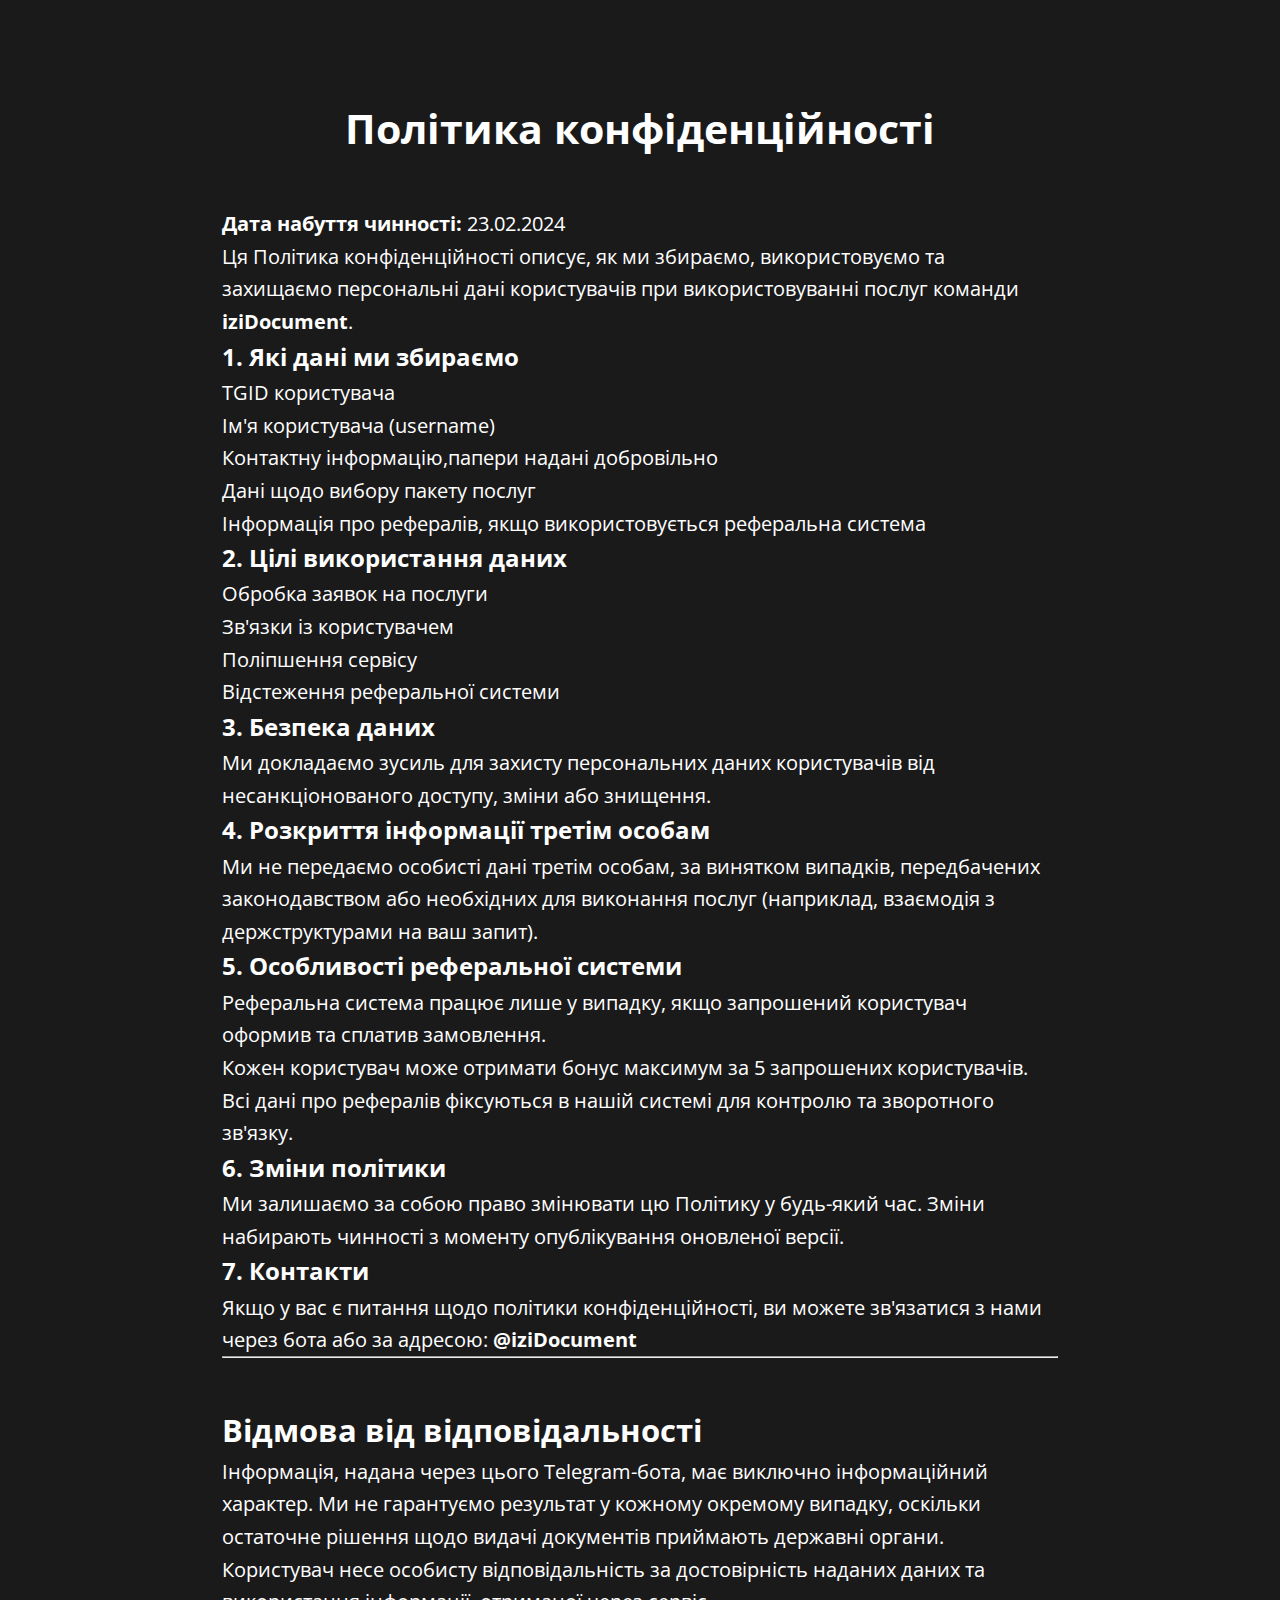
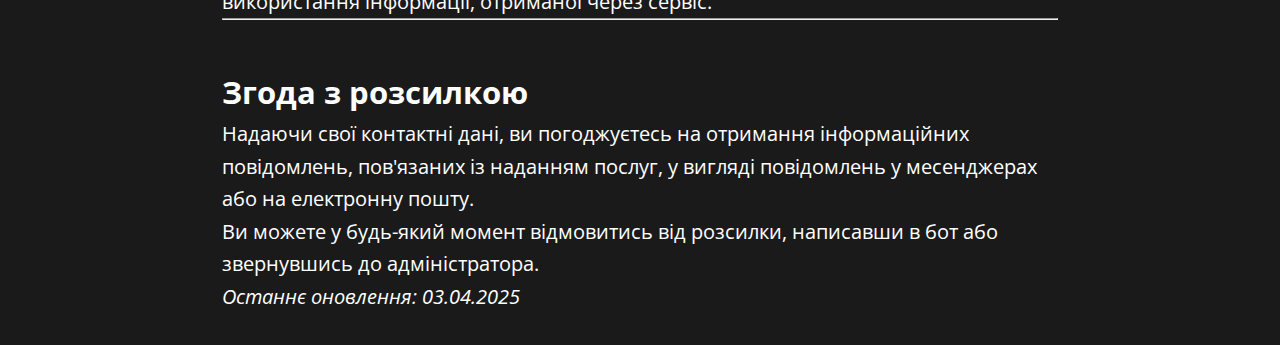
<file: policy.html>
<!DOCTYPE html>
<html lang="uk">
<head>
    <meta charset="UTF-8">
    <meta name="viewport" content="width=device-width, initial-scale=1.0">
    <title>Політика конфіденційності</title>
    <link rel="stylesheet" href="styles.css">
</head>
<body>
    <header>
        <h1 style="text-align:center; padding: 1rem;">Політика конфіденційності</h1>
    </header>
    <main style="padding: 2rem; max-width: 900px; margin: auto; line-height: 1.6;">
        <p><strong>Дата набуття чинності:</strong> 23.02.2024</p>
        <p>Ця Політика конфіденційності описує, як ми збираємо, використовуємо та захищаємо персональні дані користувачів при використовуванні послуг команди <strong>iziDocument</strong>.</p>

        <h3>1. Які дані ми збираємо</h3>
        <ul>
            <li>TGID користувача</li>
            <li>Ім'я користувача (username)</li>
            <li>Контактну інформацію,папери надані добровільно</li>
            <li>Дані щодо вибору пакету послуг</li>
            <li>Інформація про рефералів, якщо використовується реферальна система</li>
        </ul>

        <h3>2. Цілі використання даних</h3>
        <ul>
            <li>Обробка заявок на послуги</li>
            <li>Зв'язки із користувачем</li>
            <li>Поліпшення сервісу</li>
            <li>Відстеження реферальної системи</li>
        </ul>

        <h3>3. Безпека даних</h3>
        <p>Ми докладаємо зусиль для захисту персональних даних користувачів від несанкціонованого доступу, зміни або знищення.</p>

        <h3>4. Розкриття інформації третім особам</h3>
        <p>Ми не передаємо особисті дані третім особам, за винятком випадків, передбачених законодавством або необхідних для виконання послуг (наприклад, взаємодія з держструктурами на ваш запит).</p>

        <h3>5. Особливості реферальної системи</h3>
        <p>Реферальна система працює лише у випадку, якщо запрошений користувач оформив та сплатив замовлення.<br>
        Кожен користувач може отримати бонус максимум за 5 запрошених користувачів.<br>
        Всі дані про рефералів фіксуються в нашій системі для контролю та зворотного зв'язку.</p>

        <h3>6. Зміни політики</h3>
        <p>Ми залишаємо за собою право змінювати цю Політику у будь-який час. Зміни набирають чинності з моменту опублікування оновленої версії.</p>

        <h3>7. Контакти</h3>
        <p>Якщо у вас є питання щодо політики конфіденційності, ви можете зв'язатися з нами через бота або за адресою: <strong>@iziDocument</strong></p>
    
<hr>
<section style="margin-top: 3rem;">
    <h2>Відмова від відповідальності</h2>
    <p>Інформація, надана через цього Telegram-бота, має виключно інформаційний характер. Ми не гарантуємо результат у кожному окремому випадку, оскільки остаточне рішення щодо видачі документів приймають державні органи.<br>
    Користувач несе особисту відповідальність за достовірність наданих даних та використання інформації, отриманої через сервіс.</p>
</section>

<hr>
<section style="margin-top: 3rem;">
    <h2>Згода з розсилкою</h2>
    <p>Надаючи свої контактні дані, ви погоджуєтесь на отримання інформаційних повідомлень, пов'язаних із наданням послуг, у вигляді повідомлень у месенджерах або на електронну пошту.<br>
    Ви можете у будь-який момент відмовитись від розсилки, написавши в бот або звернувшись до адміністратора.</p>


<p><em>Останнє оновлення: 03.04.2025</em></p>

</section>

</main>
</body>
</html>
</file>
<file: styles.css>
@import url('https://fonts.googleapis.com/css2?family=Open+Sans:wght@400;600;700&display=swap');
* {
    margin: 0;
    padding: 0;
    box-sizing: border-box;
}
body {
    font-family: 'Open Sans', sans-serif;
    color: #fff;
    font-size: 20.4px;
    line-height: 1.5;
    background-color: #1a1a1a;
    padding-top: 82px; /* Добавляем отступ вверху равный высоте хедера */
}
img {
    max-width: 100%;
    height: auto;
}
a {
    text-decoration: blink;
    color: #0160c1;
}
ul, ol {
    list-style: none;
}
.container {
    max-width: 1170px;
    padding: 0 15px;
    margin: 0 auto;
    position: relative;
}
.section-title {
    font-size: 36px;
    font-weight: 700;
    text-align: center;
    margin-bottom: 15px;
    color: #ffffff;
}
.section-subtitle {
    font-size: 20px;
    text-align: center;
    margin-bottom: 40px;
    color: #aaaaaa;
}
.btn-red {
    display: inline-block;
    background-color: #e74c3c;
    color: #fff;
    padding: 12px 25px;
    border-radius: 41.3px;
    font-weight: 600;
    transition: background-color 0.3s, transform 0.1s; /* Добавлено для более плавного эффекта */
    text-align: center;
    border: none;
    cursor: pointer;
}
.mobile-header,
  .mobile-menu {
    display: none !important;
  }
.contract-info {
    font-weight: 600;
    color: #ff5722;
    margin-bottom: 2rem;
} 
.btn-small {
    padding: 6px 15px;
    font-size: 13px;
}
.btn-red:hover {
    background-color: #ae3535; /* Темнее красный для ховера */
}
.btn-red:active, .btn-outline:active, .btn-consultation:active {
    transform: scale(0.98); /* Эффект нажатия кнопки */
}
.btn-outline {
    display: inline-block;
    border: 2px solid #fff;
    color: #fff;
    padding: 12px 25px;
    border-radius: 30px;
    font-weight: 600;
    transition: background-color 0.3s, color 0.3s;
}
.btn-outline:hover {
    background-color: #fff;
    color: #333;
}
.btn-consultation {
    background-color: #e74c3c;
    color: #fff;
    border: none;
    padding: 15px 20px;
    border-radius: 5px;
    font-weight: 600;
    cursor: pointer;
    line-height: 1.3;
    transition: background-color 0.3s, transform 0.1s; /* Добавлено для более плавного эффекта */
}
.btn-consultation:hover {
    background-color: #ae3535; /* Темнее красный для ховера */
}
.btn-close {
    background: none;
    border: none;
    color: #fff;
    font-size: 20px;
    cursor: pointer;
    line-height: 1;
    padding: 5px;
    opacity: 0.8;
    transition: opacity 0.3s;
}
.btn-close:hover {
    opacity: 1;
}
.header {
    position: fixed;
    top: 0;
    left: 10;
    width: 99%;
    z-index: 100;
    transition: box-shadow 0.3s;
    right: 5;
}
.header.scrolled {
    box-shadow: 0 5px 15px rgba(0, 0, 0, 0.3);
}
.header__top {
    background-color: #1f1f1f;
    color: #100505;
    position: relative;
    padding-right: 50px;
}
.header__top-container {
    display: flex;
    justify-content: space-between;
    align-items: center;
    padding: 8px 0;
    position: relative;
}
.header__top-corner {
    position: absolute;
    top: 0;
    right: -50px;
    width: 50px;
    height: 100%;
    background-image: url('img/bratislava.webp');
    background-size: cover;
    background-repeat: no-repeat;
}
.header__top-left {
    display: flex;
    align-items: center;
}
.header__top-right {
    display: flex;
    align-items: center;
    gap: 20px;
}
.header__contacts {
    display: flex;
}
.header__mail, .header__skype {
    display: flex;
    align-items: center;
    margin-right: 20px;
    font-size: 14px;
    transition: opacity 0.3s;
    color: #fff;
}
.header__mail:hover, .header__skype:hover {
    opacity: 0.8;
}
.header__main {
    background-color: #222;
    padding: 15px 0;
    box-shadow: 0 3px 5px rgba(0, 0, 0, 0.2);
    transition: all 0.3s ease; /* Добавлено для более плавного эффекта */
}
.header.scrolled .header__main {
    padding: 10px 0;
}
.header__main .container {
    display: flex;
    justify-content: space-between;
    align-items: center;
}
.header__logo {
    margin-right: 30px;
}
.header__logo img {
    height: 75.7px;
    display: block;
}
.menu {
    display: flex;
    margin-left: auto;
}
.menu__item {
    position: relative;
    margin-right: 30px;
}
.menu__item:last-child {
    margin-right: 0;
}
.menu__item > a {
    font-weight: 600;
    transition: color 0.3s;
    padding: 20px 0;
    display: inline-block;
    color: #e0e0e0; /* Восстанавливаем светлый цвет для обычного текста меню */
    font-size: 15px;
}
.menu__item > a:hover {
    color: #e74c3c; /* Изменено на красный */
}
.menu__item.active > a {
    color: #e74c3c;
}
.menu__item--has-children > a::after {
    content: '';
    display: inline-block;
    width: 10px;
    height: 6px;
    margin-left: 5px;
    background-image: url('https://ext.same-assets.com/3047052783/2418270823.png');
    background-size: contain;
    background-repeat: no-repeat;
}
.submenu {
    position: absolute;
    top: 100%;
    left: 0;
    background-color: #222;
    box-shadow: 0 5px 15px rgba(0, 0, 0, 0.3);
    min-width: 200px;
    opacity: 0;
    visibility: hidden;
    transform: translateY(10px);
    transition: all 0.3s;
    z-index: 100;
}
.menu__item:hover .submenu {
    opacity: 1;
    visibility: visible;
    transform: translateY(0);
}
.submenu li {
    padding: 0;
    border-bottom: 1px solid #333;
}
.submenu a {
    display: block;
    padding: 10px 15px;
    transition: color 0.3s;
}
.submenu a:hover {
    color: #e74c3c; /* Изменено на красный */
}
.banner {
    position: relative;
    background-image: url('img/bratislava.webp');
    background-size: cover;
    background-position: center;
    color: #fff;
    padding: 125px 125px;
    text-align: center;
    margin-bottom: 0px;
    margin-top: 34.7px; /* Компенсируем отступ для баннера на главной */
}
.banner::before {
    content: '';
    position: absolute;
    top: 0;
    left: 0;
    width: 100%;
    height: 100%;
    background-color: rgba(0, 0, 0, 0.73);
}
.banner__content {
    position: relative;
    z-index: 1;
}
.banner__title {
    font-size: 42px;
    font-weight: 700;
    margin-bottom: 20px;
    text-shadow: 0 1px 3px rgba(0, 0, 0, 0.3);
}
.banner__text {
    font-size: 20px;
    margin-bottom: 40px;
    max-width: 700px;
    margin-left: auto;
    margin-right: auto;
}
.banner__buttons {
    display: flex;
    justify-content: center;
    align-items: center;
}
.or {
    margin: 0 15px;
    font-size: 18px;
}
.services {
    padding: 60px 0;
    background-color: #393939;
}
.services__grid {
    display: grid;
    grid-template-columns: repeat(3, 1fr);
    gap: 30px;
}
.service-card {
    border-radius: 10px;
    overflow: hidden;
    box-shadow: 0 5px 20px rgba(0, 0, 0, 0.2);
    transition: transform 0.3s ease, box-shadow 0.3s ease; /* Добавлено для более плавного эффекта */
    position: relative;
    background-color: #2a2a2a;
}
.service-card:hover {
    transform: translateY(-5px);
}
.service-card__img {
    height: 200px;
    overflow: hidden;
}
.service-card__img img {
    width: 100%;
    height: 100%;
    object-fit: cover;
    transition: transform 0.3s;
}
.service-card:hover .service-card__img img {
    transform: scale(1.05);
}
.service-card__title {
    padding: 82px;
    font-size: 18.3px;
    font-weight: 600;
    text-align: center;
    color: #ae3535;
}
.service-card__price {
    padding: 0 20px 20px;
    text-align: center;
    color: #fff; /* Изменено на красный */
    font-weight: 600;
}
.service-card__icon {
    position: absolute;
    top: 20px;
    right: 20px;
    width: 40px;
    height: 40px;
    background-color: #ae3535; /* Изменено на красный */
    border-radius: 50%;
    display: flex;
    justify-content: center;
    align-items: center;
    color: #fff;
    z-index: 10;
    transition: transform 0.3s;
    box-shadow: 0 2px 10px rgba(231, 76, 60, 0.3);
}
.service-card:hover .service-card__icon {
    transform: rotate(10deg) scale(1.1);
}
.service-card__link {
    display: inline-block;
    margin: 0 20px 20px;
    color: #fff; /* Изменено на красный */
    text-decoration: none;
    font-weight: 600;
    transition: opacity 0.3s;
    padding: 50px 120px;
    border-radius: 8.3px;
    font-weight: 600;
    transition: background-color 0.3s, transform 0.1s;
    text-align: center;
    border: none;
    cursor: pointer;
}
.service-card__link:hover {
    opacity: 0.8;
    text-decoration: underline;
}
.reasons {
    padding: 60px 0;
    background-image: url('https://ext.same-assets.com/1810475774/516108109.webp');
    background-size: cover;
    background-position: center;
    color: #c7c9c9;
    position: relative;
}
.reasons::before {
    content: '';
    position: absolute;
    top: 0;
    left: 0;
    width: 100%;
    height: 100%;
    background: linear-gradient(135deg, rgba(0, 0, 0, 0.8) 0%, rgba(35, 35, 35, 0.9) 100%);
}
.reasons .container {
    position: relative;
}
.reasons .section-title {
    color: #fff;
}
.reasons__grid {
    display: grid;
    grid-template-columns: repeat(3, 1fr);
    gap: 30px;
}
.reason-card {
    background-color: rgba(255, 255, 255, 0.1);
    border-radius: 10px;
    padding: 30px;
    position: relative;
    backdrop-filter: blur(5px);
    transition: transform 0.3s ease, box-shadow 0.3s ease; /* Добавлено для более плавного эффекта */
}
.reason-card:hover {
    transform: translateY(-5px);
    box-shadow: 0 10px 20px rgba(0, 0, 0, 0.2);
}
.reason-card__number {
    position: absolute;
    top: 20px;
    left: 20px;
    font-size: 30px;
    font-weight: 700;
    opacity: 0.5;
}
.reason-card__icon {
    width: 60px;
    height: 60px;
    margin: 0 auto 20px;
    display: flex;
    justify-content: center;
    align-items: center;
    background-color: rgba(255, 255, 255, 0.81);
    border-radius: 50%;
    transition: transform 0.3s;
}
.reason-card__icon i {
    font-size: 28px;
    color: #ae3535;
}
.reason-card:hover .reason-card__icon {
    transform: rotate(10deg) scale(1.1);
}
.reason-card__title {
    font-size: 18px;
    font-weight: 600;
    text-align: center;
    margin-bottom: 15px;
}
.reason-card__text {
    font-size: 14px;
    text-align: center;
}
.whyiziDocument {
    padding: 60px 0;
    background-color: #1a1a1a;
}
.whyiziDocument__text {
    text-align: center;
    max-width: 700px;
    margin: 0 auto 40px;
}
.whyiziDocument__grid {
    display: grid;
    grid-template-columns: repeat(3, 1fr);
    gap: 30px;
}
.whyiziDocument__item {
    background-color: #2a2a2a;
    border-radius: 10px;
    padding: 14px;
    box-shadow: 0 5px 15px rgba(0, 0, 0, 0.1);
    transition: transform 0.3s ease, box-shadow 0.3s ease; /* Добавлено для более плавного эффекта */
}
.whyiziDocument__item:hover {
    transform: translateY(-5px);
    box-shadow: 0 10px 25px rgba(0, 0, 0, 0.1);
}
.whyiziDocument__icon {
    width: 60px;
    height: 60px;
    margin: 0 auto 20px;
    display: flex;
    justify-content: center;
    align-items: center;
    background-color: #ffffff94;
    border-radius: 50%;
    transition: transform 0.3s, background-color 0.3s;
    color: #000;
}
.whyiziDocument__item:hover .whyiziDocument__icon {
    transform: rotate(10deg);
    background-color: rgba(231, 76, 60, 0.21);
}
.whyiziDocument__title {
    font-size: 18px;
    font-weight: 600;
    text-align: center;
    margin-bottom: 15px;
    color: #afbde7; /* Изменено на красный */
}
.whyiziDocument__desc {
    font-size: 14px;
    text-align: center;
}
.whyiziDocument__action {
    margin-top: 40px;
    text-align: center;
}
.benefits {
    padding: 60px 0;
    background-color: #222;
}
.benefits__title {
    text-align: left;
    margin-bottom: 20px;
    color: #fff;
}
.benefits__text {
    margin-bottom: 30px;
}
.benefits__text p {
    margin-bottom: 20px;
}
.benefits__stats {
    display: flex;
    gap: 30px;
    margin-top: auto;
}
.stats-item {
    display: flex;
    flex-direction: column;
    align-items: center;
}
.stats-item__icon {
    width: 50px;
    height: 50px;
    margin-bottom: 10px;
    display: flex;
    justify-content: center;
    align-items: center;
    color: #ae3535; /* Изменено на красный */
}
.stats-item__icon i {
    font-size: 32px;
}
.stats-item__number {
    font-size: 36px;
    font-weight: 700;
    color: #ae3535; /* Изменено на красный */
}
.stats-item__text {
    font-size: 16px;
    text-align: center;
}
.benefits__action {
    margin-top: 25px;
}
.consultation-form {
    background-color: #2a2a2a;
    border-radius: 10px;
    padding: 30px;
    height: 100%;
}
.consultation-form__title {
    font-size: 24px;
    font-weight: 600;
    margin-bottom: 15px;
    text-align: center;
    color: #fff;
}
.consultation-form__text {
    font-size: 14px;
    margin-bottom: 20px;
    text-align: center;
}
.form-group {
    margin-bottom: 15px;
}
.form-group input,
.form-group textarea {
    width: 100%;
    padding: 12px 15px;
    border: 1px solid #444;
    border-radius: 5px;
    font-family: inherit;
    font-size: 14px;
    background-color: #222;
    color: #fff;
}
.form-group textarea {
    height: 100px;
    resize: none;
}
.form-group input::placeholder,
.form-group textarea::placeholder {
    color: #777;
}
.form-policy {
    margin-bottom: 20px;
    font-size: 12px;
}
.form-policy a {
    color: #e74c3c; /* Изменено на красный */
}
.faq {
    padding: 60px 0;
    background-color: #1a1a1a;
}
.faq__list {
    max-width: 800px;
    margin: 0 auto;
}
.faq__item {
    margin-bottom: 10px;
    border-radius: 5px;
    overflow: hidden;
}
.faq__question {
    background-color: #e74c3c; /* Изменено на красный */
    color: #fff;
    padding: 15px 20px;
    font-weight: 600;
    cursor: pointer;
    position: relative;
}
.faq__question::after {
    content: '';
    position: absolute;
    right: 20px;
    top: 50%;
    transform: translateY(-50%);
    width: 15px;
    height: 15px;
    background-image: url('https://ext.same-assets.com/3411449045/4145386453.png');
    background-size: contain;
    background-repeat: no-repeat;
}
.faq__answer {
    background-color: #2a2a2a;
    padding: 20px;
    border: 1px solid #444;
    border-top: none;
    display: none;
}
.faq__answer.active {
    display: block;
}
.footer {
    background-color: #111;
    color: #fff;
    padding: 60px 0 0;
    position: relative;
}
.footer__top {
    display: grid;
    grid-template-columns: repeat(3, 1fr);
    gap: 30px;
    margin-bottom: 40px;
}
.footer__contact {
    margin-bottom: 15px;
}
.footer__contact span,
.footer__address span {
    font-weight: 600;
    margin-right: 5px;
}
.footer__address {
    margin-bottom: 15px;
}
.footer__main {
    display: flex;
    align-items: center;
    justify-content: space-between;
    margin-bottom: 22.5px;
}
.footer__logo img {
    height: 120.0px;
  margin-left: 82.4px;
}
.footer__text {
    max-width: 538.3px;
    color: #aaa;
}
.footer__social {
    display: inline-flex;
    gap: 10px;
}
.social-link {
    width: 30px;
    height: 30px;
    display: flex;
    align-items: center;
    justify-content: center;
    color: #fff;
    font-size: 20px;
    transition: transform 0.3s ease, color 0.3s ease; /* Добавлено для более плавного эффекта */
}
.social-link:hover {
    transform: scale(1.2);
    color: #e74c3c; /* Изменено на красный */
}
.social-link img {
    width: 100%;
    height: 100%;
    object-fit: contain;
}
@keyframes pulse {
    0% {
        transform: scale(1);
    }
    50% {
        transform: scale(1.05);
    }
    100% {
        transform: scale(1);
    }
}
.stats-item:hover .stats-item__icon,
.whyiziDocument__item:hover .whyiziDocument__icon,
.reason-card:hover .reason-card__icon {
    animation: pulse 1s infinite; /* Добавлено для анимации при наведении */
}
.footer__bottom {
    display: flex;
    justify-content: space-between;
    padding: 20px 0;
    border-top: 1px solid rgba(255, 255, 255, 0.1);
    font-size: 14px;
    color: #aaa;
}
.footer__links {
    display: flex;
    gap: 20px;
}
.footer__links a {
    transition: color 0.3s;
}
.footer__links a:hover {
    color: #e74c3c; /* Изменено на красный */
}
.faq__question.active::after {
    transform: translateY(-50%) rotate(180deg);
}
.message {
    position: fixed;
    bottom: 30px;
    right: 30px;
    max-width: 350px;
    padding: 15px 20px;
    border-radius: 8px;
    box-shadow: 0 5px 15px rgba(0, 0, 0, 0.2);
    z-index: 9999;
    transform: translateY(100px);
    opacity: 0;
    transition: transform 0.3s, opacity 0.3s;
}
.message--visible {
    transform: translateY(0);
    opacity: 1;
}
.message--success {
    background-color: #2ecc71;
    color: #fff;
}
.message--error {
    background-color: #e74c3c; /* Изменено на красный */
    color: #fff;
}
.page-header {
    background-color: #111;
    color: #fff;
    padding: 60px 0;
    position: relative;
    margin-bottom: 60px;
    margin-top: -3.7px; /* Компенсируем отступ для шапки страниц */
    background-image: url('img/bratislava.webp');
    background-size: cover;
    background-position: center;
}
.page-header::before {
    content: '';
    position: absolute;
    top: 0;
    left: 0;
    width: 100%;
    height: 100%;
    background-color: rgba(0, 0, 0, 0.8);
}
.page-title {
    font-size: 42px;
    font-weight: 700;
    text-align: center;
    margin-bottom: 15px;
    position: relative;
    z-index: 1;
    text-shadow: 0 1px 3px rgba(0, 0, 0, 0.3);
}
.page-content {
    padding: 0 0 60px;
    margin-top: 60.3px; /* Добавляем дополнительный отступ для контента после шапки */
}
.subpage-section {
    margin-bottom: 50px;
    animation: fadeIn 0.8s ease-out forwards;
}
.subpage-title {
    font-size: 28px;
    font-weight: 700;
    margin-bottom: 20px;
    color: #fff;
}
.subpage-text {
    margin-bottom: 20px;
    line-height: 1.6;
}
.subpage-feature {
    display: flex;
    margin-bottom: 30px;
    border-radius: 10px;
    overflow: hidden;
    box-shadow: 0 5px 20px rgba(0, 0, 0, 0.2);
    transition: transform 0.3s;
}
.subpage-feature:hover {
    transform: translateY(-5px);
}
.subpage-feature-image {
    width: 40%;
    overflow: hidden;
}
.subpage-feature-image img {
    width: 100%;
    height: 100%;
    object-fit: cover;
    transition: transform 0.3s;
}
.subpage-feature:hover .subpage-feature-image img {
    transform: scale(1.05);
}
.subpage-feature-content {
    width: 60%;
    padding: 30px;
    background-color: #2a2a2a;
}
.subpage-feature-title {
    font-size: 22px;
    font-weight: 600;
    margin-bottom: 15px;
    color: #e74c3c; /* Изменено на красный */
}
.subpage-feature-text {
    margin-bottom: 15px;
}
.subpage-feature-list {
    list-style: none;
    margin-bottom: 20px;
}
.subpage-feature-list li {
    position: relative;
    padding-left: 25px;
    margin-bottom: 10px;
}
.subpage-feature-list li::before {
    content: '✓';
    position: absolute;
    left: 0;
    color: #e74c3c; /* Изменено на красный */
    font-weight: bold;
}
.subpage-grid {
    display: grid;
    grid-template-columns: repeat(3, 1fr);
    gap: 30px;
    margin-bottom: 40px;
}
.subpage-card {
    background-color: #2a2a2a;
    border-radius: 10px;
    padding: 30px;
    box-shadow: 0 5px 15px rgba(0, 0, 0, 0.2);
    transition: transform 0.3s, box-shadow 0.3s;
    animation: fadeIn 0.8s ease-out forwards;
}
.subpage-card:hover {
    transform: translateY(-5px);
    box-shadow: 0 10px 25px rgba(0, 0, 0, 0.1);
}
.subpage-card-icon {
    width: 60px;
    height: 60px;
    margin: 0 auto 20px;
}
.subpage-card-icon img {
    width: 100%;
    height: 100%;
    object-fit: contain;
}
.subpage-card-title {
    font-size: 18px;
    font-weight: 600;
    text-align: center;
    margin-bottom: 15px;
    color: #e74c3c; /* Изменено на красный */
}
.subpage-card-text {
    font-size: 14px;
    text-align: center;
}
.contact-form {
    background-color: #2a2a2a;
    border-radius: 10px;
    padding: 30px;
    margin-bottom: 40px;
    box-shadow: 0 5px 15px rgba(0, 0, 0, 0.2);
    animation: fadeIn 0.8s ease-out forwards;
}
.contact-info {
    background-color: #111;
    color: #fff;
    border-radius: 10px;
    padding: 30px;
    margin-bottom: 40px;
    animation: fadeIn 0.8s ease-out forwards;
}
.contact-info-title {
    font-size: 24px;
    font-weight: 600;
    margin-bottom: 20px;
    display: flex;
    align-items: center;
    gap: 10px;
}
.contact-info-title i {
    color: #e74c3c; /* Изменено на красный */
}
.contact-info-item {
    display: flex;
    align-items: center;
    margin-bottom: 15px;
}
.contact-info-item i {
    margin-right: 15px;
    font-size: 20px;
    color: #e74c3c; /* Изменено на красный */
    width: 30px;
    height: 30px;
    display: flex;
    align-items: center;
    justify-content: center;
    background-color: rgba(255, 255, 255, 0.1);
    border-radius: 50%;
}
.contact-map {
    height: 400px;
    border-radius: 10px;
    overflow: hidden;
    margin-bottom: 40px;
    box-shadow: 0 5px 15px rgba(0, 0, 0, 0.05);
}
.contact-map 
.section-title,
.section-subtitle,
.service-card,
.reason-card,
.whyiziDocument__item,
.faq__item {
    animation: fadeIn 0.8s ease-out forwards;
}
.advantage-icon {
    color: #e74c3c;
    background-color: rgba(231, 76, 60, 0.1);
    padding: 10px;
    border-radius: 50%;
    display: inline-flex;
    justify-content: center;
    align-items: center;
    margin-bottom: 15px;
}
.btn-outline-red {
    display: inline-block;
    border: 2px solid #e74c3c;
    color: #e74c3c;
    padding: 12px 25px;
    border-radius: 30px;
    font-weight: 600;
    transition: background-color 0.3s, color 0.3s;
}
.btn-outline-red:hover {
    background-color: #e74c3c;
    color: #fff;
}
.service-block {
    border: 2px solid #e74c3c;
    border-radius: 10px;
    padding: 20px;
    transition: all 0.3s ease;
    background-color: rgba(231, 76, 60, 0.05);
}
.service-block:hover {
    box-shadow: 0 5px 15px rgba(231, 76, 60, 0.2);
    transform: translateY(-5px);
}
.service-block__title {
    color: #e74c3c;
    font-weight: 600;
    margin-bottom: 10px;
}
.badge-red {
    background-color: #e74c3c;
    color: #fff;
    padding: 5px 10px;
    border-radius: 20px;
    font-size: 12px;
    font-weight: 600;
    display: inline-block;
}
.btn-more {
    border: 1px solid #e74c3c;
    color: #e74c3c;
    background: transparent;
    padding: 8px 15px;
    border-radius: 5px;
    transition: all 0.3s ease;
    display: inline-block;
}
.btn-more:hover {
    background-color: #e74c3c;
    color: #fff;
}
.chat-button {
    background-color: #e74c3c;
    color: #fff;
    border-radius: 50%;
    width: 60px;
    height: 60px;
    display: flex;
    justify-content: center;
    align-items: center;
    position: fixed;
    bottom: 30px;
    right: 30px;
    box-shadow: 0 5px 15px rgba(231, 76, 60, 0.3);
    z-index: 1000;
    transition: transform 0.3s ease;
}
.chat-button:hover {
    transform: scale(1.1);
}
.table-wrapper {
    overflow-x: auto;
    margin-top: 2rem;
}
.price-table {
    width: 100%;
    border-collapse: collapse;
    background-color: #1e1e1e;
    color: #fff;
    border: 1px solid #333;
}
.price-table th,
.price-table td {
    padding: 1rem;
    text-align: left;
    border-bottom: 1px solid #333;
}
.price-table th {
    background-color: #2c2c2c;
    font-weight: bold;
}
.price-table tr:hover {
    background-color: #2a2a2a;
}
.packages-grid {
    display: grid;
    grid-template-columns: repeat(auto-fit, minmax(280px, 1fr));
    gap: 1.5rem;
    margin-top: 2rem;
}
.package-card {
    background-color: #1e1e1e;
    border: 1px solid #333;
    border-radius: 16px;
    padding: 1.5rem;
    box-shadow: 0 4px 12px rgba(0,0,0,0.3);
    transition: transform 0.3s;
}
.package-card:hover {
    transform: translateY(-5px);
}
.package-card h3 {
    margin-bottom: 1rem;
    color: #fff;
}
.package-card p {
    margin: 0.5rem 0;
    color: #ddd;
}
.package-card .badge {
    background-color: #ff5722;
    color: white;
    padding: 0.2rem 0.6rem;
    border-radius: 8px;
    font-size: 0.8rem;
    margin-left: 0.5rem;
}
.recommended {
    border-color: #ff5722;
}
.note {
    margin-top: 2rem;
    font-size: 0.95rem;
    color: #aaa;
}
.packages-grid.inline-row {
    display: flex;
    flex-wrap: nowrap;
    overflow-x: auto;
    gap: 1.5rem;
    margin-top: 2rem;
}
.price-button {
    display: inline-block;
    margin-top: 1rem;
    padding: 0.6rem 1.2rem;
    border: 2px solid #ff5722;
    color: #ff5722;
    text-decoration: none;
    border-radius: 8px;
    transition: all 0.3s ease;
    font-weight: 600;
}
.price-button:hover {
    background-color: #ff5722;
    color: #fff;
}
.package-card {
    background-color: #1e1e1e;
    border: 1px solid #333;
    border-radius: 16px;
    padding: 1.5rem;
    box-shadow: 0 4px 12px rgba(0,0,0,0.3);
    transition: box-shadow 0.3s ease, border-color 0.3s ease;
}
.package-card:hover {
    box-shadow: 0 6px 20px rgba(255, 87, 34, 0.4);
    border-color: #ff5722;
}
.packages-grid.inline-row {
    display: flex;
    flex-wrap: nowrap;
    overflow-x: auto;
    gap: 1.5rem;
    margin-top: 2rem;
}
.package-card {
    background-color: #1e1e1e;
    border: 1px solid #333;
    border-radius: 16px;
    padding: 1.5rem;
    box-shadow: 0 4px 12px rgba(0,0,0,0.3);
    transition: box-shadow 0.3s ease, border-color 0.3s ease;
    min-width: 300px;
    max-width: 300px;
    display: flex;
    flex-direction: column;
    justify-content: space-between;
}
.package-card:hover {
    box-shadow: 0 6px 20px rgba(255, 87, 34, 0.4);
    border-color: #ff5722;
}
.package-card h3 {
    text-align: center;
    color: #fff;
    margin-bottom: 1rem;
}
.package-card h3 span.break {
    display: block;
    font-size: 1.2rem;
    margin-top: 0.2rem;
}
.package-card p {
    margin: 0.5rem 0 1rem;
    color: #ddd;
}
.package-card .badge {
    background-color: #ff5722;
    color: white;
    padding: 0.2rem 0.6rem;
    border-radius: 8px;
    font-size: 0.8rem;
    margin-left: 0.5rem;
}
.price-button {
    display: inline-block;
    margin-top: auto;
    padding: 0.6rem 1.2rem;
    border: 2px solid #ff5722;
    color: #ff5722;
    text-decoration: none;
    border-radius: 8px;
    transition: all 0.3s ease;
    font-weight: 600;
    text-align: center;
}
.price-button:hover {
    background-color: #ff5722;
    color: #fff;
}
.packages-grid.inline-row {
    display: grid;
    grid-template-columns: repeat(4, 1fr);
    gap: 1.5rem;
    margin-top: 2rem;
}
.package-card {
    width: 100%;
    height: 100%;
}
.packages-grid.inline-row {
    overflow-x: unset;
    flex-wrap: wrap;
}
.package-card {
    display: flex;
    flex-direction: column;
    justify-content: flex-start;
}
.package-card .info-block {
    min-height: 80px;
    margin-bottom: 1rem;
}
.badge-block {
    text-align: center;
    margin-bottom: 0.5rem;
}
.services-modern {
  padding: 4rem 1rem;
  text-align: center;
}
.services-modern h2 {
  font-size: 2rem;
  margin-bottom: 0.5rem;
}
.services-modern p {
  color: #ccc;
  margin-bottom: 2rem;
}
.services-grid {
  display: flex;
  flex-wrap: wrap;
  justify-content: center;
  gap: 2rem;
}
.service-card {
  background-color: #1c1c1c;
  border: 1px solid #333;
  border-radius: 16px;
  padding: 2rem;
  width: 280px;
  display: flex;
  flex-direction: column;
  align-items: center;
  transition: all 0.3s ease;
}
.service-card:hover {
  border-color: #ff5722;
  box-shadow: 0 0 15px rgba(255, 87, 34, 0.2);
}
.service-card img {
  width: 156.7px;
  margin-bottom: 1rem;
}
.service-card h3 {
  font-size: 1.1rem;
  color: #e0e0e0;
  margin: 0.5rem 0;
  padding-inline: inherit;
}
.service-card p {
  font-size: 14px;
  color: #aaa;
  flex-grow: 1;
  padding: 15px;
}
.service-card .price {
  font-weight: 600;
  color: #fff;
  margin: 1rem 0;
}
.btn-outline {
  padding: 0.6rem 1.2rem;
  border: 2px solid #ff5722;
  border-radius: 8px;
  color: #ff5722;
  text-decoration: none;
  transition: all 0.3s ease;
}
.btn-outline:hover {
  background-color: #ff5722;
  color: #fff;
}
.service-card img {
  background-color: #27343b;
  padding: 0;
  border-radius: 12px;
  box-shadow: 0 0 6px rgba(255,255,255,0.1);
}

/* Современное горизонтальное меню */
.modern-nav {
    display: flex;
    justify-content: center;
    gap: 20px;
    margin: 20px 0;
}
.nav-button {
    background-color: #222;
    color: white;
    padding: 10px 20px;
    border-radius: 8px;
    text-decoration: none;
    transition: background-color 0.3s, color 0.3s;
}
.nav-button:hover {
    background-color: #444;
}
.nav-button:active,
.nav-button:focus {
    color: red;
}
html {
  scroll-behavior: smooth;
}
html, body {
    overflow-x: hidden;
    width: 100%;
}
.header__top-container {
    padding: 4px 0;
}

.header__main {
    padding: 10px 0;
}

.modern-nav {
    margin: 0;
}
.footer .cta-block {
    padding: 20px 25px;
    border-radius: 16px;
    font-size: 16px;
    line-height: 1.4;
    text-align: center;
    background-color: #e74c3c;
    color: #fff;
    max-width: 300px;
    margin: 0 auto;
    transition: all 0.3s ease;
  }

  .footer .cta-block:hover {
    background-color: #c0392b;
    transform: scale(1.02);
    cursor: pointer;
  }
  .btn-consultation {
    background-color: #e74c3c;
    color: #fff;
    font-family: 'Open Sans', sans-serif;
    font-size: 16px;
    padding: 40px 0px 0px 0px;
    border: none;
    border-radius: 12px;
    box-shadow: 0 4px 8px rgba(0,0,0,0.1);
    transition: all 0.3s ease;
    max-width: 190px;
    width: 100%;
    text-align: center;
    line-height: 1.4;
  }

  .btn-consultation:hover {
    background-color: #c0392b;
    transform: scale(1.03);
    cursor: pointer;
  }
#backToTop {
  position: fixed;
  bottom: 30px;
  right: 20px;
  z-index: 99;
  border: none;
  outline: none;
  background-color: #3e8e41;
  color: white;
  cursor: pointer;
  padding: 12px 16px;
  border-radius: 4px;
  font-size: 18px;
  display: none;
  transition: opacity 0.3s ease;
}

#backToTop:hover {
  background-color: #555;
}


.modal-content .close:hover {
  color: white;
}
</file>
